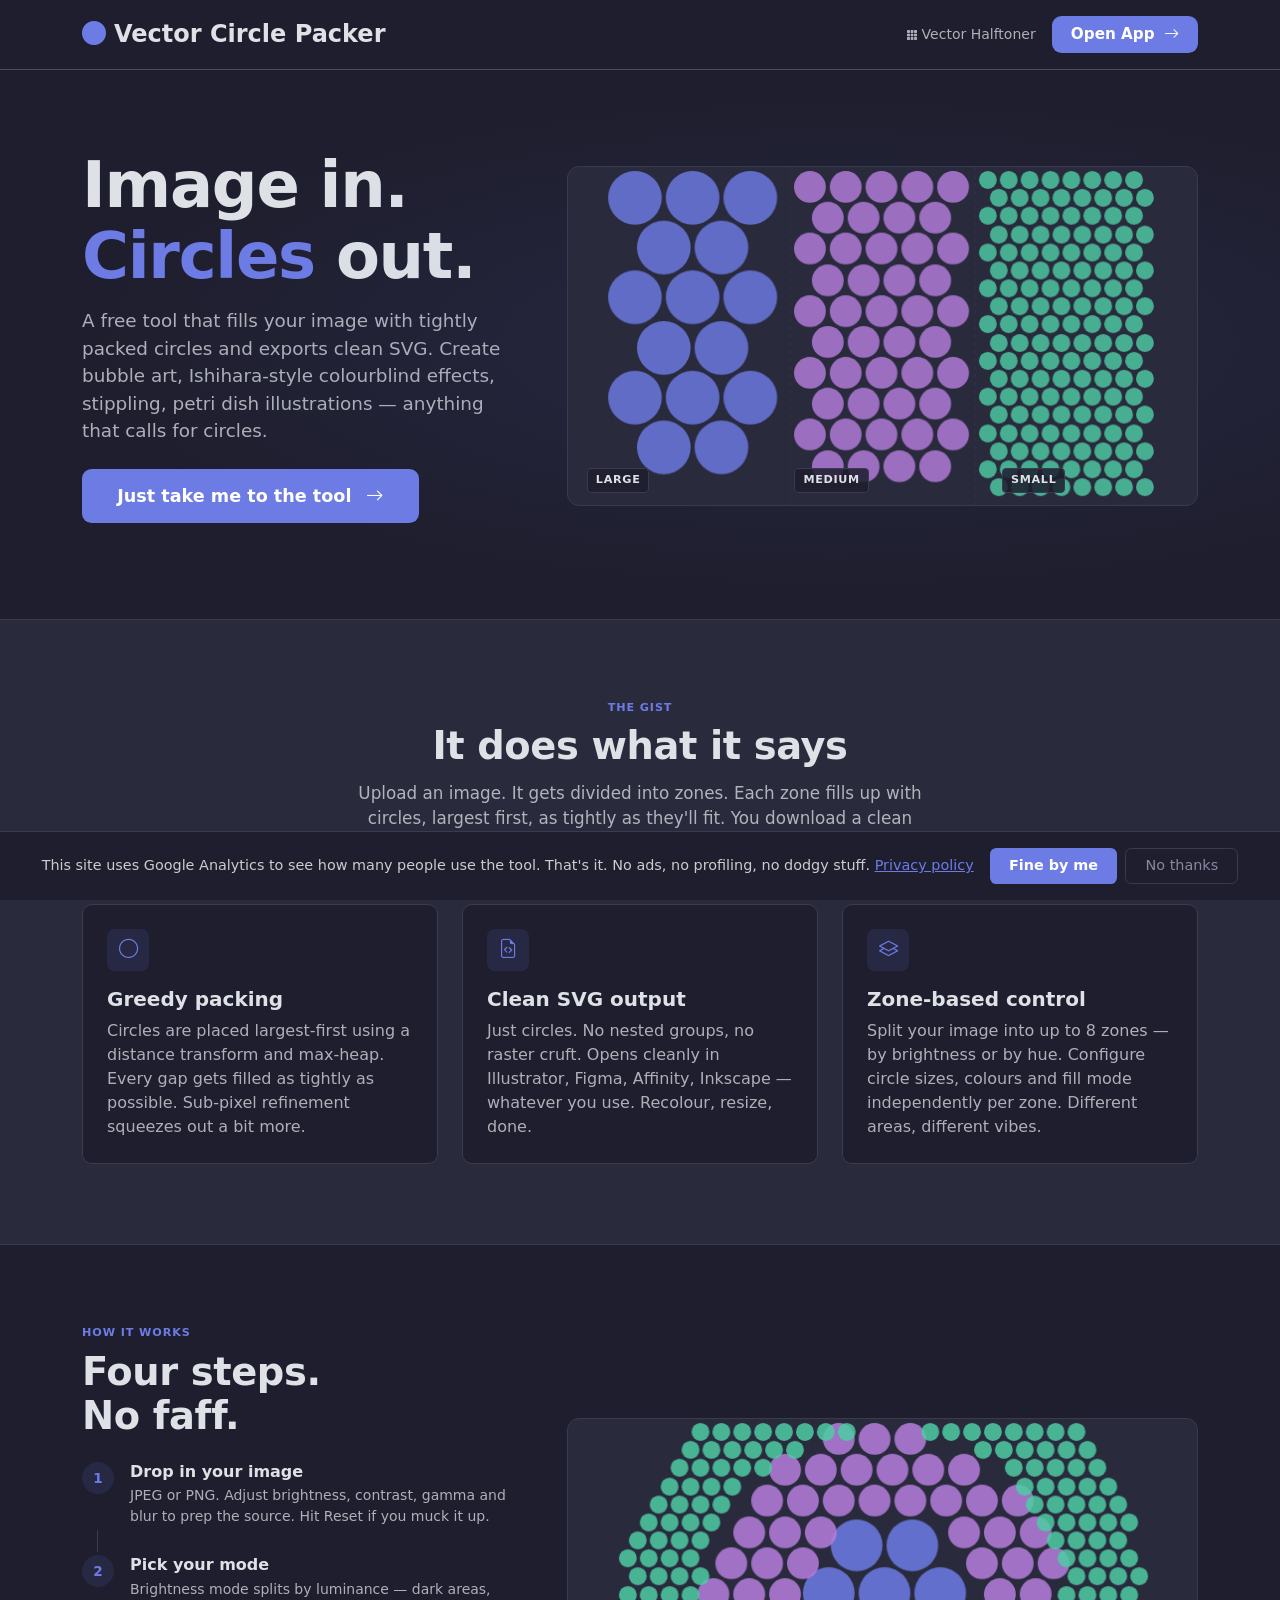
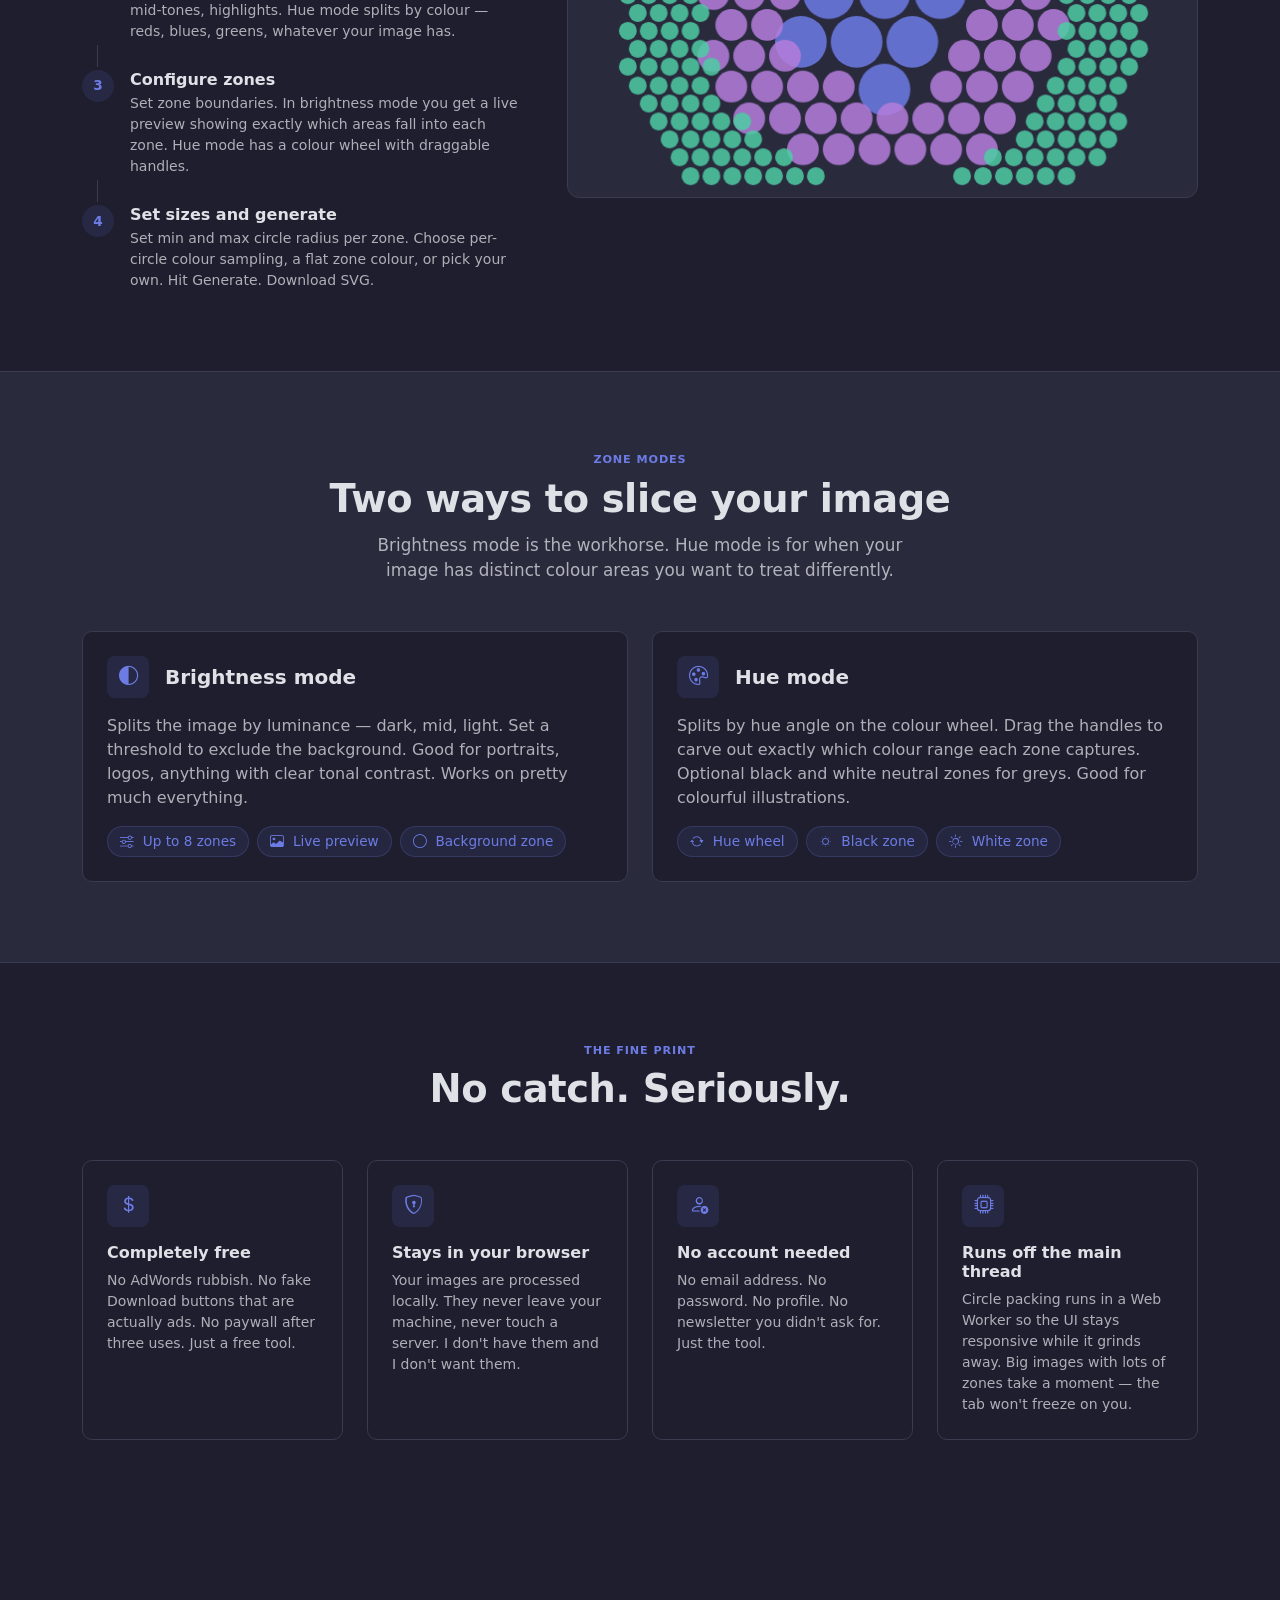
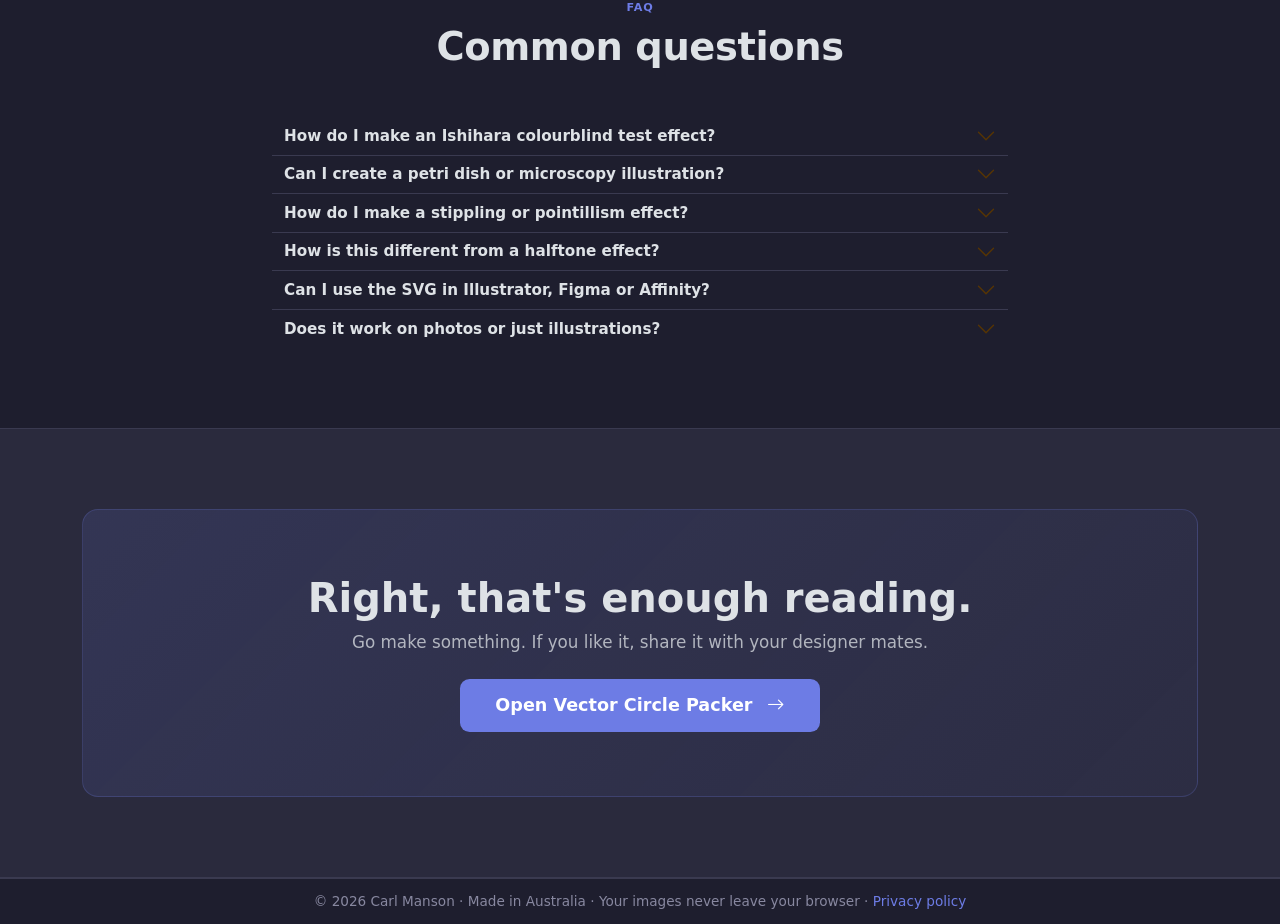
<file: index.html>
<!DOCTYPE html>
<html lang="en-AU" data-bs-theme="dark">
<head>
    <meta charset="UTF-8">
    <meta name="viewport" content="width=device-width, initial-scale=1.0">
    <script src="js/consent.js"></script>
    <title>Vector Circle Packer — Bubble Art, Ishihara & Stippling SVG Generator</title>
    <meta name="description" content="Turn any image into tightly packed circles and download clean SVG. Create bubble art, Ishihara-style colourblind effects, stippling, petri dish illustrations and more. Free, browser-based, no signup.">
    <meta name="keywords" content="circle packing, bubble art generator, ishihara effect, colourblind test generator, stippling effect, petri dish illustration, circle mosaic, SVG generator, circle pack art, image to circles, pointillism generator, free design tool">
    <meta property="og:title" content="Vector Circle Packer — Bubble Art, Ishihara & Stippling SVG Generator">
    <meta property="og:description" content="Turn any image into tightly packed circles. Create bubble art, Ishihara-style effects, stippling and more. Free, no signup, runs in your browser.">
    <meta property="og:type" content="website">
    <meta name="twitter:card" content="summary_large_image">
    <meta name="author" content="Carl Manson">
    <link rel="canonical" href="https://circle-packer.carlmanson.au/">
    <meta name="robots" content="index, follow">
    <link rel="stylesheet" href="https://cdn.jsdelivr.net/npm/bootstrap@5.3.3/dist/css/bootstrap.min.css">
    <link rel="stylesheet" href="https://cdn.jsdelivr.net/npm/bootstrap-icons@1.11.3/font/bootstrap-icons.min.css">
    <link rel="stylesheet" href="styles.css">
</head>
<body class="landing-page">

<!-- Header -->
<header class="border-bottom py-3 lp-header">
    <div class="container">
        <div class="d-flex align-items-center justify-content-between">
            <a href="index.html" class="text-decoration-none text-reset">
                <h1 class="h4 mb-0 fw-bold">
                    <i class="bi bi-circle-fill me-2" style="color:var(--cp-accent);"></i>Vector Circle Packer
                </h1>
            </a>
            <div class="d-flex align-items-center gap-3">
                <a href="https://halftoner.carlmanson.au/" class="text-muted small text-decoration-none d-none d-md-inline" target="_blank" rel="noopener">
                    <i class="bi bi-grid-3x3-gap-fill me-1" style="font-size:0.75rem;"></i>Vector Halftoner
                </a>
                <a href="app.html" class="lp-btn-cta" style="padding:0.45rem 1.2rem; font-size:0.95rem;">
                    Open App <i class="bi bi-arrow-right ms-1"></i>
                </a>
            </div>
        </div>
    </div>
</header>

<!-- Hero -->
<section class="lp-hero">
    <div class="container">
        <div class="row align-items-center g-5">
            <div class="col-lg-5">
                <h1 class="lp-anim fade-up">Image in.<br><span class="lp-accent">Circles</span> out.</h1>
                <p class="lead mt-3 lp-anim fade-up" style="animation-delay:0.1s">
                    A free tool that fills your image with tightly packed circles and exports clean SVG. Create bubble art, Ishihara-style colourblind effects, stippling, petri dish illustrations — anything that calls for circles.
                </p>
                <div class="d-flex gap-3 mt-4 lp-anim fade-up" style="animation-delay:0.2s">
                    <a href="app.html" class="lp-btn-cta">
                        Just take me to the tool <i class="bi bi-arrow-right ms-2"></i>
                    </a>
                </div>
            </div>
            <div class="col-lg-7 lp-anim scale-in" style="animation-delay:0.2s">
                <div class="lp-demo-card">
                    <svg id="lp-demo-svg" width="100%" height="100%" viewBox="0 0 560 340" preserveAspectRatio="xMidYMid meet" xmlns="http://www.w3.org/2000/svg">
                        <!-- Circles generated by script below -->
                    </svg>
                    <span class="lp-demo-zone-label" style="left:3%">Large</span>
                    <span class="lp-demo-zone-label" style="left:36%">Medium</span>
                    <span class="lp-demo-zone-label" style="left:69%">Small</span>
                </div>
            </div>
        </div>
    </div>
</section>

<!-- The gist -->
<section class="lp-section-alt">
    <div class="container">
        <div class="text-center mb-5 lp-anim fade-up">
            <span class="lp-label">The gist</span>
            <h2 class="lp-heading">It does what it says</h2>
            <p class="lp-sub mx-auto">Upload an image. It gets divided into zones. Each zone fills up with circles, largest first, as tightly as they'll fit. You download a clean SVG. That's it.</p>
        </div>
        <div class="row g-4 lp-stagger">
            <div class="col-md-4 lp-anim fade-up">
                <div class="lp-feature-card">
                    <div class="lp-feature-icon"><i class="bi bi-circle"></i></div>
                    <h5 class="fw-bold">Greedy packing</h5>
                    <p class="text-muted mb-0">Circles are placed largest-first using a distance transform and max-heap. Every gap gets filled as tightly as possible. Sub-pixel refinement squeezes out a bit more.</p>
                </div>
            </div>
            <div class="col-md-4 lp-anim fade-up">
                <div class="lp-feature-card">
                    <div class="lp-feature-icon"><i class="bi bi-file-earmark-code"></i></div>
                    <h5 class="fw-bold">Clean SVG output</h5>
                    <p class="text-muted mb-0">Just circles. No nested groups, no raster cruft. Opens cleanly in Illustrator, Figma, Affinity, Inkscape — whatever you use. Recolour, resize, done.</p>
                </div>
            </div>
            <div class="col-md-4 lp-anim fade-up">
                <div class="lp-feature-card">
                    <div class="lp-feature-icon"><i class="bi bi-layers"></i></div>
                    <h5 class="fw-bold">Zone-based control</h5>
                    <p class="text-muted mb-0">Split your image into up to 8 zones — by brightness or by hue. Configure circle sizes, colours and fill mode independently per zone. Different areas, different vibes.</p>
                </div>
            </div>
        </div>
    </div>
</section>

<!-- How it works -->
<section class="lp-section">
    <div class="container">
        <div class="row align-items-center g-5">
            <div class="col-lg-5 lp-anim slide-right">
                <span class="lp-label">How it works</span>
                <h2 class="lp-heading">Four steps.<br>No faff.</h2>

                <div class="mt-4">
                    <div class="d-flex align-items-start gap-3">
                        <div class="lp-step-num">1</div>
                        <div>
                            <h6 class="fw-bold mb-1">Drop in your image</h6>
                            <p class="text-muted small mb-0">JPEG or PNG. Adjust brightness, contrast, gamma and blur to prep the source. Hit Reset if you muck it up.</p>
                        </div>
                    </div>
                    <div class="lp-step-connector"></div>
                    <div class="d-flex align-items-start gap-3">
                        <div class="lp-step-num">2</div>
                        <div>
                            <h6 class="fw-bold mb-1">Pick your mode</h6>
                            <p class="text-muted small mb-0">Brightness mode splits by luminance — dark areas, mid-tones, highlights. Hue mode splits by colour — reds, blues, greens, whatever your image has.</p>
                        </div>
                    </div>
                    <div class="lp-step-connector"></div>
                    <div class="d-flex align-items-start gap-3">
                        <div class="lp-step-num">3</div>
                        <div>
                            <h6 class="fw-bold mb-1">Configure zones</h6>
                            <p class="text-muted small mb-0">Set zone boundaries. In brightness mode you get a live preview showing exactly which areas fall into each zone. Hue mode has a colour wheel with draggable handles.</p>
                        </div>
                    </div>
                    <div class="lp-step-connector"></div>
                    <div class="d-flex align-items-start gap-3">
                        <div class="lp-step-num">4</div>
                        <div>
                            <h6 class="fw-bold mb-1">Set sizes and generate</h6>
                            <p class="text-muted small mb-0">Set min and max circle radius per zone. Choose per-circle colour sampling, a flat zone colour, or pick your own. Hit Generate. Download SVG.</p>
                        </div>
                    </div>
                </div>
            </div>
            <div class="col-lg-7 lp-anim slide-left">
                <div class="lp-demo-card" id="lp-demo-steps" style="height:380px;">
                    <svg id="lp-demo-svg-2" width="100%" height="100%" viewBox="0 0 560 380" preserveAspectRatio="xMidYMid meet" xmlns="http://www.w3.org/2000/svg">
                    </svg>
                </div>
            </div>
        </div>
    </div>
</section>

<!-- Zone modes -->
<section class="lp-section-alt">
    <div class="container">
        <div class="text-center mb-5 lp-anim fade-up">
            <span class="lp-label">Zone modes</span>
            <h2 class="lp-heading">Two ways to slice your image</h2>
            <p class="lp-sub mx-auto">Brightness mode is the workhorse. Hue mode is for when your image has distinct colour areas you want to treat differently.</p>
        </div>
        <div class="row g-4 lp-stagger">
            <div class="col-md-6 lp-anim fade-up">
                <div class="lp-feature-card">
                    <div class="d-flex align-items-center gap-3 mb-3">
                        <div class="lp-feature-icon mb-0"><i class="bi bi-circle-half"></i></div>
                        <h5 class="fw-bold mb-0">Brightness mode</h5>
                    </div>
                    <p class="text-muted mb-3">Splits the image by luminance — dark, mid, light. Set a threshold to exclude the background. Good for portraits, logos, anything with clear tonal contrast. Works on pretty much everything.</p>
                    <div class="d-flex flex-wrap gap-2">
                        <span class="lp-pill"><i class="bi bi-sliders me-1"></i>Up to 8 zones</span>
                        <span class="lp-pill"><i class="bi bi-image me-1"></i>Live preview</span>
                        <span class="lp-pill"><i class="bi bi-circle me-1"></i>Background zone</span>
                    </div>
                </div>
            </div>
            <div class="col-md-6 lp-anim fade-up">
                <div class="lp-feature-card">
                    <div class="d-flex align-items-center gap-3 mb-3">
                        <div class="lp-feature-icon mb-0"><i class="bi bi-palette"></i></div>
                        <h5 class="fw-bold mb-0">Hue mode</h5>
                    </div>
                    <p class="text-muted mb-3">Splits by hue angle on the colour wheel. Drag the handles to carve out exactly which colour range each zone captures. Optional black and white neutral zones for greys. Good for colourful illustrations.</p>
                    <div class="d-flex flex-wrap gap-2">
                        <span class="lp-pill"><i class="bi bi-arrow-repeat me-1"></i>Hue wheel</span>
                        <span class="lp-pill"><i class="bi bi-brightness-low me-1"></i>Black zone</span>
                        <span class="lp-pill"><i class="bi bi-brightness-high me-1"></i>White zone</span>
                    </div>
                </div>
            </div>
        </div>
    </div>
</section>

<!-- The fine print -->
<section class="lp-section">
    <div class="container">
        <div class="text-center mb-5 lp-anim fade-up">
            <span class="lp-label">The fine print</span>
            <h2 class="lp-heading">No catch. Seriously.</h2>
        </div>
        <div class="row g-4 lp-stagger">
            <div class="col-md-6 col-lg-3 lp-anim fade-up">
                <div class="lp-feature-card">
                    <div class="lp-feature-icon"><i class="bi bi-currency-dollar"></i></div>
                    <h6 class="fw-bold">Completely free</h6>
                    <p class="text-muted small mb-0">No AdWords rubbish. No fake Download buttons that are actually ads. No paywall after three uses. Just a free tool.</p>
                </div>
            </div>
            <div class="col-md-6 col-lg-3 lp-anim fade-up">
                <div class="lp-feature-card">
                    <div class="lp-feature-icon"><i class="bi bi-shield-lock"></i></div>
                    <h6 class="fw-bold">Stays in your browser</h6>
                    <p class="text-muted small mb-0">Your images are processed locally. They never leave your machine, never touch a server. I don't have them and I don't want them.</p>
                </div>
            </div>
            <div class="col-md-6 col-lg-3 lp-anim fade-up">
                <div class="lp-feature-card">
                    <div class="lp-feature-icon"><i class="bi bi-person-x"></i></div>
                    <h6 class="fw-bold">No account needed</h6>
                    <p class="text-muted small mb-0">No email address. No password. No profile. No newsletter you didn't ask for. Just the tool.</p>
                </div>
            </div>
            <div class="col-md-6 col-lg-3 lp-anim fade-up">
                <div class="lp-feature-card">
                    <div class="lp-feature-icon"><i class="bi bi-cpu"></i></div>
                    <h6 class="fw-bold">Runs off the main thread</h6>
                    <p class="text-muted small mb-0">Circle packing runs in a Web Worker so the UI stays responsive while it grinds away. Big images with lots of zones take a moment — the tab won't freeze on you.</p>
                </div>
            </div>
        </div>
    </div>
</section>

<!-- FAQ -->
<section class="lp-section">
    <div class="container">
        <div class="text-center mb-5 lp-anim fade-up">
            <span class="lp-label">FAQ</span>
            <h2 class="lp-heading">Common questions</h2>
        </div>
        <div class="row justify-content-center">
            <div class="col-lg-8">
                <div class="accordion accordion-flush lp-faq lp-anim fade-up" id="faqAccordion">

                    <div class="accordion-item">
                        <h3 class="accordion-header">
                            <button class="accordion-button collapsed" type="button" data-bs-toggle="collapse" data-bs-target="#faq1">
                                How do I make an Ishihara colourblind test effect?
                            </button>
                        </h3>
                        <div id="faq1" class="accordion-collapse collapse" data-bs-parent="#faqAccordion">
                            <div class="accordion-body text-muted">
                                Upload an image with clear tonal contrast — like a number or letter on a plain background. Use Brightness mode with 2 zones. Set both zones to similar circle sizes so the overall density looks uniform, then choose colours that are difficult to distinguish under colour-vision deficiency (e.g. reds and greens). The result mimics the Ishihara plate style closely.
                            </div>
                        </div>
                    </div>

                    <div class="accordion-item">
                        <h3 class="accordion-header">
                            <button class="accordion-button collapsed" type="button" data-bs-toggle="collapse" data-bs-target="#faq2">
                                Can I create a petri dish or microscopy illustration?
                            </button>
                        </h3>
                        <div id="faq2" class="accordion-collapse collapse" data-bs-parent="#faqAccordion">
                            <div class="accordion-body text-muted">
                                Yes. Start with an abstract blob-shaped source image — a dark shape on a white background works well. Use Brightness mode with 2–3 zones and vary the circle sizes significantly between zones to suggest different colony sizes. Earthy or bacterial colour palettes (ochres, greens, off-whites) sell the effect. Export SVG and drop into Illustrator or Figma to add a circular mask.
                            </div>
                        </div>
                    </div>

                    <div class="accordion-item">
                        <h3 class="accordion-header">
                            <button class="accordion-button collapsed" type="button" data-bs-toggle="collapse" data-bs-target="#faq3">
                                How do I make a stippling or pointillism effect?
                            </button>
                        </h3>
                        <div id="faq3" class="accordion-collapse collapse" data-bs-parent="#faqAccordion">
                            <div class="accordion-body text-muted">
                                Use Brightness mode with 3–4 zones. Set small max circle sizes (2–4px) and keep the min close to the max so circles stay uniform in size. Darker zones should get smaller, denser circles; lighter zones can have slightly larger ones with more space between. A high-contrast portrait or ink-style illustration gives the best stippling result.
                            </div>
                        </div>
                    </div>

                    <div class="accordion-item">
                        <h3 class="accordion-header">
                            <button class="accordion-button collapsed" type="button" data-bs-toggle="collapse" data-bs-target="#faq4">
                                How is this different from a halftone effect?
                            </button>
                        </h3>
                        <div id="faq4" class="accordion-collapse collapse" data-bs-parent="#faqAccordion">
                            <div class="accordion-body text-muted">
                                Halftone uses a regular grid of dots that vary in size to simulate tone — the pattern is uniform and repeating. Circle packing fills space as tightly as possible with no fixed grid, so circles of different sizes nestle into whatever gaps are available. The result is organic and irregular rather than mechanical. If you want a traditional halftone, try <a href="https://halftoner.carlmanson.au/" target="_blank" rel="noopener">Vector Halftoner</a>.
                            </div>
                        </div>
                    </div>

                    <div class="accordion-item">
                        <h3 class="accordion-header">
                            <button class="accordion-button collapsed" type="button" data-bs-toggle="collapse" data-bs-target="#faq5">
                                Can I use the SVG in Illustrator, Figma or Affinity?
                            </button>
                        </h3>
                        <div id="faq5" class="accordion-collapse collapse" data-bs-parent="#faqAccordion">
                            <div class="accordion-body text-muted">
                                Yes — the output is clean, flat SVG with no embedded rasters, no masks, no nested groups. Just circles. It opens without issue in Illustrator, Figma, Affinity Designer, and Inkscape. You can recolour, rescale, apply effects, or combine it with other artwork without any cleanup.
                            </div>
                        </div>
                    </div>

                    <div class="accordion-item">
                        <h3 class="accordion-header">
                            <button class="accordion-button collapsed" type="button" data-bs-toggle="collapse" data-bs-target="#faq6">
                                Does it work on photos or just illustrations?
                            </button>
                        </h3>
                        <div id="faq6" class="accordion-collapse collapse" data-bs-parent="#faqAccordion">
                            <div class="accordion-body text-muted">
                                Both, though results vary. High-contrast photos — portraits, product shots, strong silhouettes — work well in Brightness mode. Colourful illustrations with distinct colour areas work well in Hue mode. Low-contrast or very busy photos can look muddy; bumping the contrast and gamma sliders in Step 1 usually helps. The blur slider is useful for smoothing out noisy areas that would otherwise produce tiny circles that don't pack well.
                            </div>
                        </div>
                    </div>

                </div>
            </div>
        </div>
    </div>
</section>

<!-- CTA -->
<section class="lp-section-alt">
    <div class="container">
        <div class="lp-cta-banner text-center lp-anim scale-in">
            <h2>Right, that's enough reading.</h2>
            <p class="mt-2 mb-4 lp-sub mx-auto">Go make something. If you like it, share it with your designer mates.</p>
            <a href="app.html" class="lp-btn-cta">
                Open Vector Circle Packer <i class="bi bi-arrow-right ms-2"></i>
            </a>
        </div>
    </div>
</section>

<!-- Footer -->
<footer class="lp-footer">
    <div class="container text-center">
        <p class="mb-0">&copy; 2026 Carl Manson &middot; Made in Australia &middot; Your images never leave your browser &middot; <a href="privacy.html">Privacy policy</a></p>
    </div>
</footer>

<script src="https://cdn.jsdelivr.net/npm/bootstrap@5.3.3/dist/js/bootstrap.bundle.min.js"></script>
<script>
// Scroll-triggered animations
const observer = new IntersectionObserver(function(entries) {
    entries.forEach(function(entry) {
        if (entry.isIntersecting) {
            entry.target.classList.add('visible');
            observer.unobserve(entry.target);
        }
    });
}, { threshold: 0.12 });
document.querySelectorAll('.lp-anim, .lp-stagger').forEach(function(el) { observer.observe(el); });

// Demo illustrations
(function() {
    const ns = 'http://www.w3.org/2000/svg';

    function buildCircles(svg, W, H, zones) {
        const all = [];
        for (const z of zones) {
            const rowH = z.spacing * 0.866;
            let row = 0;
            for (let y = z.r + 4; y <= H - z.r - 4; y += rowH, row++) {
                const xOff = row % 2 === 0 ? 0 : z.spacing * 0.5;
                const xStart = (z.x0 !== undefined ? z.x0 : 0) + z.r + xOff + 4;
                const xEnd   = (z.x1 !== undefined ? z.x1 : W) - z.r - 4;
                for (let x = xStart; x <= xEnd; x += z.spacing) {
                    if (z.minR !== undefined) {
                        const dx = x - W / 2, dy = y - H / 2;
                        const d = Math.sqrt(dx * dx + dy * dy);
                        if (d < z.minR || d >= z.maxR) continue;
                    }
                    const c = document.createElementNS(ns, 'circle');
                    c.setAttribute('cx', Math.round(x));
                    c.setAttribute('cy', Math.round(y));
                    c.setAttribute('r', z.r);
                    c.setAttribute('fill', z.color);
                    c.style.cssText = 'opacity:0;transform-box:fill-box;transform-origin:center';
                    svg.appendChild(c);
                    all.push(c);
                }
            }
            if (z.divider) {
                const line = document.createElementNS(ns, 'line');
                line.setAttribute('x1', z.x1); line.setAttribute('y1', 0);
                line.setAttribute('x2', z.x1); line.setAttribute('y2', H);
                line.setAttribute('stroke', 'rgba(58,58,80,0.6)');
                line.setAttribute('stroke-width', '1');
                line.setAttribute('stroke-dasharray', '4 4');
                svg.appendChild(line);
            }
        }
        return all;
    }

    function animate(circles) {
        circles.forEach(function(c, i) {
            c.style.animation = 'lp-circ-in 0.3s ease-out ' + (i * 12) + 'ms both';
        });
    }

    function onVisible(el, cb) {
        var fired = false;
        new IntersectionObserver(function(entries, obs) {
            if (entries[0].isIntersecting && !fired) { fired = true; obs.disconnect(); cb(); }
        }, { threshold: 0.2 }).observe(el);
    }

    // Hero demo — animate immediately (above fold)
    (function() {
        var svg = document.getElementById('lp-demo-svg');
        if (!svg) return;
        animate(buildCircles(svg, 560, 340, [
            { x0:   0, x1: 187, r: 27, spacing: 58, color: 'rgba(109,124,229,0.82)', divider: true },
            { x0: 187, x1: 373, r: 16, spacing: 36, color: 'rgba(181,126,220,0.82)', divider: true },
            { x0: 373, x1: 560, r:  9, spacing: 21, color: 'rgba(78,204,163,0.82)',  divider: false },
        ]));
    })();

    // How-it-works demo — animate on scroll
    (function() {
        var card = document.getElementById('lp-demo-steps');
        var svg  = document.getElementById('lp-demo-svg-2');
        if (!card || !svg) return;
        var circles = buildCircles(svg, 560, 380, [
            { minR:   0, maxR:  90, r: 26, spacing: 56, color: 'rgba(109,124,229,0.85)' },
            { minR:  90, maxR: 180, r: 16, spacing: 36, color: 'rgba(181,126,220,0.85)' },
            { minR: 180, maxR: 265, r:  9, spacing: 21, color: 'rgba(78,204,163,0.85)'  },
        ]);
        onVisible(card, function() { animate(circles); });
    })();
})();
</script>
<style>
@keyframes lp-circ-in {
    from { transform: scale(0); opacity: 0; }
    to   { transform: scale(1); opacity: 1; }
}
</style>
</body>
</html>
</file>
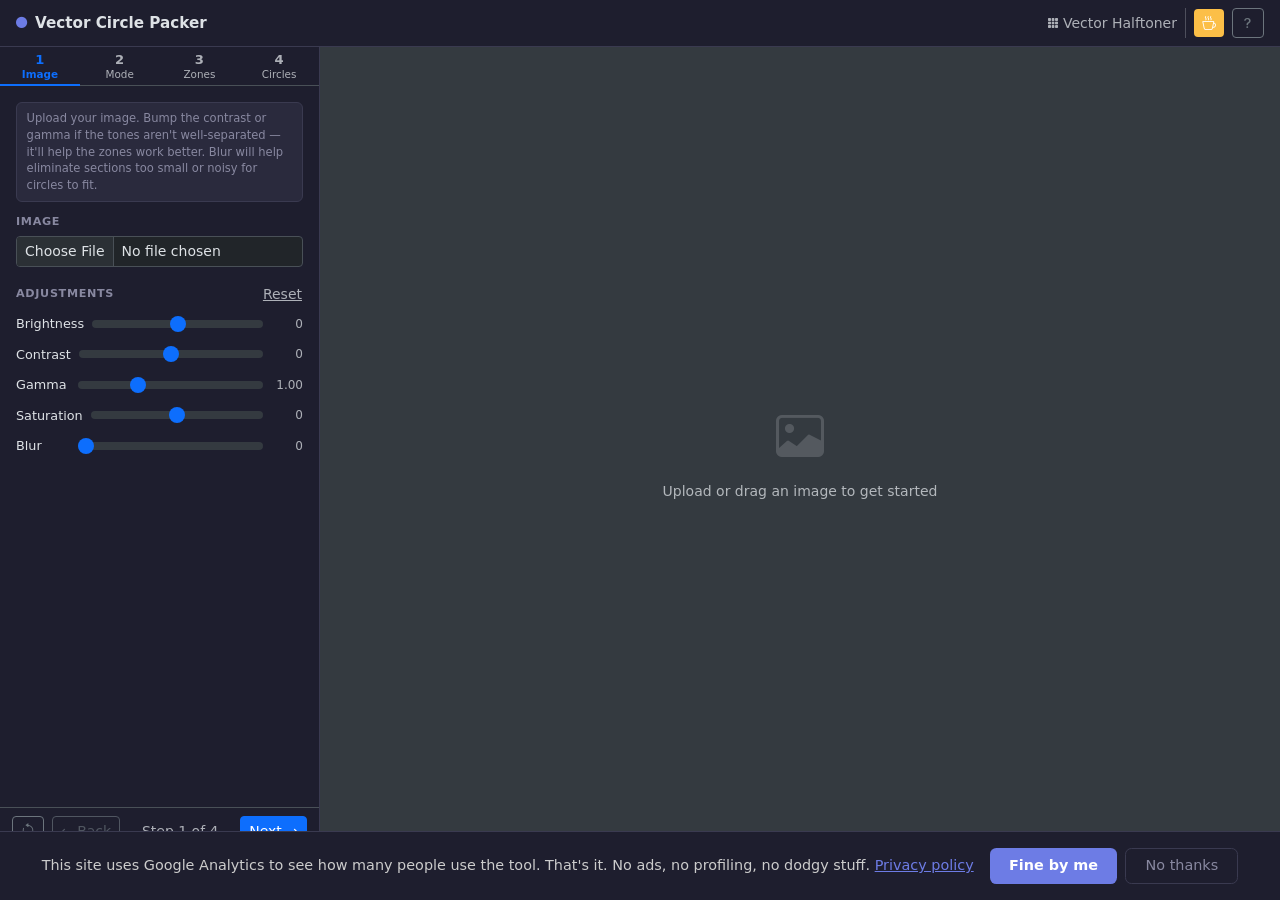
<file: app.html>
<!DOCTYPE html>
<html lang="en-AU" data-bs-theme="dark">
<head>
    <meta charset="UTF-8">
    <meta name="viewport" content="width=device-width, initial-scale=1.0">
    <script src="js/consent.js"></script>
    <title>Vector Circle Packer — Free circle packing SVG generator</title>
    <meta name="description" content="Fill any image with tightly packed circles and download clean SVG. Control zones by brightness or colour, set circle sizes, choose per-zone colours. Free, browser-based, no signup.">
    <link rel="canonical" href="https://circle-packer.carlmanson.au/app.html">
    <meta name="robots" content="index, follow">
    <meta name="author" content="Carl Manson">
    <meta property="og:title" content="Vector Circle Packer — Free circle packing SVG generator">
    <meta property="og:description" content="Image in, circles out. Zone-based circle packing with clean SVG output. Free, no signup, runs in your browser.">
    <meta property="og:type" content="website">
    <meta name="twitter:card" content="summary_large_image">
    <link rel="stylesheet" href="https://cdn.jsdelivr.net/npm/bootstrap@5.3.3/dist/css/bootstrap.min.css">
    <link rel="stylesheet" href="https://cdn.jsdelivr.net/npm/bootstrap-icons@1.11.3/font/bootstrap-icons.min.css">
    <link rel="stylesheet" href="styles.css">
</head>
<body class="d-flex flex-column">

<canvas id="hiddenCanvas" style="display:none;"></canvas>

<!-- Top nav -->
<header id="appNav" class="border-bottom flex-shrink-0">
    <div class="d-flex align-items-center gap-2 px-3 py-2">
        <button class="d-md-none btn btn-sm border-0 text-body p-1 me-1" type="button"
                data-bs-toggle="offcanvas" data-bs-target="#sidebar" aria-controls="sidebar">
            <i class="bi bi-list fs-5"></i>
        </button>
        <a href="index.html" class="text-decoration-none text-reset">
            <span class="fw-bold" style="font-size:0.95rem;">
                <i class="bi bi-circle-fill me-2" style="color:var(--cp-accent);font-size:0.7rem;vertical-align:middle;"></i>Vector Circle Packer
            </span>
        </a>
        <a href="https://halftoner.carlmanson.au/" class="ms-auto text-muted small text-decoration-none d-none d-md-inline" target="_blank" rel="noopener">
            <i class="bi bi-grid-3x3-gap-fill me-1" style="font-size:0.75rem;"></i>Vector Halftoner
        </a>
        <div class="vr d-none d-md-block opacity-25"></div>
        <button id="navKofiBtn" class="btn btn-sm d-none d-md-inline-flex align-items-center" style="background:rgb(252,191,71);color:#fff;border:none;" data-bs-toggle="tooltip" data-bs-placement="bottom" title="Buy Me a Coffee">
            <i class="bi bi-cup-hot" style="font-size:0.85rem;"></i>
        </button>
        <button id="helpBtn" class="btn btn-sm btn-outline-secondary d-none d-md-inline-flex align-items-center" data-bs-toggle="tooltip" data-bs-placement="bottom" title="Help">
            <i class="bi bi-question-lg" style="font-size:0.85rem;"></i>
        </button>
    </div>
</header>

<!-- App body (sidebar + preview) -->
<div id="appBody" class="d-flex flex-grow-1 overflow-hidden">

<!-- Sidebar -->
<div id="sidebar" class="offcanvas-md offcanvas-start bg-body border-end"
     style="--bs-offcanvas-width:320px;" tabindex="-1" aria-labelledby="sidebarLabel">

    <div class="offcanvas-header d-md-none border-bottom py-2">
        <h6 class="offcanvas-title mb-0" id="sidebarLabel">Vector Circle Packer</h6>
        <button type="button" class="btn-close" data-bs-dismiss="offcanvas" data-bs-target="#sidebar"></button>
    </div>

    <div class="offcanvas-body">

        <!-- Step navigation -->
        <div class="step-nav">
            <button class="step-btn active" data-step="0"><span class="step-num">1</span>Image</button>
            <button class="step-btn"        data-step="1"><span class="step-num">2</span>Mode</button>
            <button class="step-btn"        data-step="2"><span class="step-num">3</span>Zones</button>
            <button class="step-btn"        data-step="3"><span class="step-num">4</span>Circles</button>
        </div>

        <!-- Panel 1: Image & Adjustments -->
        <div class="step-panel" id="panel0">
            <p class="step-hint">Upload your image. Bump the contrast or gamma if the tones aren't well-separated — it'll help the zones work better. Blur will help eliminate sections too small or noisy for circles to fit.</p>
            <div class="mb-3">
                <label class="section-label">Image</label>
                <input type="file" id="imageUpload" class="form-control form-control-sm" accept="image/png,image/jpeg,image/avif,image/webp,image/gif">
            </div>
            <div>
                <div class="section-label d-flex align-items-center justify-content-between">
                    <span>Adjustments</span>
                    <button type="button" id="resetAdjustmentsBtn" class="btn btn-link btn-sm p-0 text-muted" title="Reset adjustments">Reset</button>
                </div>
                <div class="compact-row">
                    <label>Brightness</label>
                    <input type="range" id="brightness" class="form-range" min="-100" max="100" value="0">
                    <span class="val" id="brightnessVal">0</span>
                </div>
                <div class="compact-row">
                    <label>Contrast</label>
                    <input type="range" id="contrast" class="form-range" min="-100" max="100" value="0">
                    <span class="val" id="contrastVal">0</span>
                </div>
                <div class="compact-row">
                    <label>Gamma</label>
                    <input type="range" id="gamma" class="form-range" min="0.1" max="3.0" step="0.05" value="1.0">
                    <span class="val" id="gammaVal">1.00</span>
                </div>
                <div class="compact-row">
                    <label>Saturation</label>
                    <input type="range" id="saturation" class="form-range" min="-100" max="100" value="0">
                    <span class="val" id="saturationVal">0</span>
                </div>
                <div class="compact-row">
                    <label>Blur</label>
                    <input type="range" id="blur" class="form-range" min="0" max="20" step="0.5" value="0">
                    <span class="val" id="blurVal">0</span>
                </div>
            </div>
        </div>

        <!-- Panel 2: Mode & Zones setup -->
        <div class="step-panel d-none" id="panel1">
            <p class="step-hint">Choose how to divide your image into zones. Brightness mode splits by luminance — works for most images. Hue mode splits by colour, better for illustrations.</p>
            <div class="mb-3">
                <div class="section-label">Zone Mode</div>
                <div class="btn-group w-100" id="modeToggle" role="group">
                    <button type="button" class="btn btn-sm btn-primary" id="modeBrightness">Brightness</button>
                    <button type="button" class="btn btn-sm btn-outline-primary" id="modeHue">Hue</button>
                </div>
            </div>
            <div class="d-flex align-items-center gap-2 mb-2">
                <span class="section-label mb-0">Number of zones</span>
                <input type="number" id="numZones" class="form-control form-control-sm" style="width:70px;" value="1" min="1" max="8">
            </div>
            <div id="hueResetNote" class="alert alert-warning small py-2 px-2 mb-3 d-none">
                Changing the zone count resets hue angles to an even distribution. Any custom angles set in step 3 will be lost.
            </div>
            <div id="thresholdSection" class="mb-3">
                <label class="section-label">Threshold <span class="float-end fw-normal" id="thresholdVal">128</span></label>
                <input type="range" id="threshold" class="form-range" min="0" max="255" value="128">
                <div class="text-muted small mt-1">Pixels above this luminance are excluded (background).</div>
            </div>
            <div id="neutralZoneToggles" class="d-none">
                <div class="section-label">Neutral zones</div>
                <div class="form-check mb-1">
                    <input class="form-check-input" type="checkbox" id="blackZoneToggle">
                    <label class="form-check-label small" for="blackZoneToggle">Black zone (low luminance)</label>
                </div>
                <div class="form-check mb-1">
                    <input class="form-check-input" type="checkbox" id="whiteZoneToggle">
                    <label class="form-check-label small" for="whiteZoneToggle">White zone (high luminance)</label>
                </div>
            </div>
        </div>

        <!-- Panel 3: Zone Config -->
        <div class="step-panel d-none" id="panel2">
            <!-- Brightness: zone summary strips -->
            <div id="panel2Brightness">
            <p class="step-hint">Drag the handles to set each zone's luminance range. The preview updates live — adjust until each zone captures the right area.</p>
                <div id="zoneSummaryContainer"></div>
            </div>
            <!-- Hue: colour wheel + neutral zones -->
            <div id="panel2Hue" class="d-none">
            <p class="step-hint">Drag the handles on the colour wheel to set each zone's hue range. The preview highlights which pixels fall into each zone. If your image has a limited colour palette, try moving the handles closer together around that part of the wheel.</p>
                <div id="hueWheelContainer"></div>
                <div id="blackZoneContainer"></div>
                <div id="whiteZoneContainer"></div>
            </div>
            <div id="bgZoneSection" class="mt-3">
                <div class="form-check mb-1">
                    <input class="form-check-input" type="checkbox" id="bgZoneEnabled">
                    <label class="form-check-label small" for="bgZoneEnabled">Background zone (above threshold)</label>
                </div>
            </div>
        </div>

        <!-- Panel 4: Circle Config -->
        <div class="step-panel d-none" id="panel3">
            <p class="step-hint">Set min and max circle size per zone. Open a zone to isolate it in the preview. Choose per-circle colour sampling, a flat zone colour, or pick your own.</p>
            <div class="accordion accordion-flush border rounded" id="zonesAccordion"></div>
            <div class="d-grid gap-2 mt-3">
                <button id="generateBtn" class="btn btn-primary btn-sm">Generate Circles</button>
                <button id="downloadBtn" class="btn btn-success btn-sm" disabled>Download SVG</button>
            </div>
            <p id="status" class="text-muted small mt-2 mb-0" style="min-height:1.2em;"></p>
        </div>

        <!-- Step footer -->
        <div class="step-footer">
            <button id="resetBtn" class="btn btn-outline-secondary btn-sm" title="Reset All Settings"><i class="bi bi-arrow-counterclockwise"></i></button>
            <button id="prevBtn" class="btn btn-outline-secondary btn-sm" disabled>← Back</button>
            <span id="stepLabel" class="text-muted small mx-auto">Step 1 of 4</span>
            <button id="nextBtn" class="btn btn-primary btn-sm">Next →</button>
        </div>

    </div><!-- /offcanvas-body -->
</div><!-- /sidebar -->

<!-- Preview -->
<div id="preview">
    <div id="previewContent">
        <div id="previewPlaceholder" class="text-center text-muted">
            <i class="bi bi-image" style="font-size:3rem; opacity:0.25;"></i>
            <p class="mt-2 mb-0 small">Upload or drag an image to get started</p>
        </div>
        <canvas id="previewCanvas" style="display:none;"></canvas>
        <svg id="outputSvg" xmlns="http://www.w3.org/2000/svg" style="display:none;"></svg>
    </div>
    <img id="sourceThumb" class="d-none" alt="Source reference" draggable="false"
         style="position:absolute; top:1rem; left:1rem; width:160px; height:auto; max-height:40vh; object-fit:contain; border-radius:.375rem; border:1px solid var(--bs-border-color); box-shadow:0 .5rem 1rem rgba(0,0,0,.15); background:var(--bs-body-bg); cursor:grab; user-select:none; z-index:10;">
</div><!-- /#preview -->

</div><!-- /#appBody -->

<!-- Footer -->
<footer class="lp-footer flex-shrink-0">
    <div class="container text-center">
        <p class="mb-0">&copy; 2026 Carl Manson &middot; Made in Australia &middot; Your images never leave your browser &middot; <a href="privacy.html">Privacy policy</a></p>
    </div>
</footer>

<!-- Help Modal -->
<div class="modal fade" id="helpModal" tabindex="-1">
    <div class="modal-dialog modal-dialog-centered modal-dialog-scrollable modal-lg">
        <div class="modal-content" style="background:var(--cp-surface); border:1px solid var(--cp-border);">
            <div class="modal-header border-bottom" style="border-color:var(--cp-border) !important;">
                <h5 class="modal-title fw-bold">How to use Vector Circle Packer</h5>
                <button type="button" class="btn-close btn-close-white" data-bs-dismiss="modal"></button>
            </div>
            <div class="modal-body p-4 help-modal-body">

                <h6 class="help-section-heading">The basic flow</h6>
                <p>Upload an image, choose how to divide it into zones, configure each zone's circle sizes and colours, then hit Generate. Download the SVG when you're happy with it. That's the whole thing.</p>

                <hr class="help-divider">

                <h6 class="help-section-heading">Step 1 — Image</h6>
                <p>Upload a JPEG, PNG, WebP, AVIF or GIF. You can also drag an image directly onto the preview area. The image is scaled down internally for performance — the SVG output is vector so it'll scale to any size.</p>
                <p>The adjustment sliders let you prep the image before the tool analyses it:</p>
                <ul>
                    <li><strong>Brightness / Contrast</strong> — widen the tonal spread so zones are better separated.</li>
                    <li><strong>Gamma</strong> — pull detail out of shadows (below 1.0) or compress highlights (above 1.0).</li>
                    <li><strong>Saturation</strong> — boost colours before switching to Hue mode, or desaturate before Brightness mode.</li>
                    <li><strong>Blur</strong> — smooth out noise or fine texture. Noisy areas produce tiny circles that don't pack well — a small blur helps a lot.</li>
                </ul>
                <p>Hit Reset (next to the slider label) to restore all adjustments to zero.</p>

                <hr class="help-divider">

                <h6 class="help-section-heading">Step 2 — Mode</h6>
                <p>This is the most important choice. Pick the wrong mode and the zones won't make sense for your image.</p>

                <p><strong>Brightness mode</strong> splits the image by luminance — how light or dark each pixel is. Use this when the areas you want to treat differently have different tones. Most images work best here. Good for: portraits, logos, text, silhouettes, anything in black and white, anything where darker areas should have more or smaller circles than lighter areas. The threshold slider lets you exclude the background — pixels above the threshold value are treated as white/empty and excluded from packing.</p>

                <p><strong>Hue mode</strong> splits the image by colour. Use this when the areas you want to treat differently have different hues, not just different brightness levels. Good for: colourful illustrations, flags, charts, images with bold distinct colours — red areas, blue areas, green areas and so on. It doesn't work well on photos where colours blend into each other or on greyscale images. In Hue mode you get optional Black and White zones to catch near-neutral pixels that don't have a clear hue.</p>

                <p>A quick rule of thumb: if you'd describe your image by its tones ("the dark bit", "the light background"), use Brightness. If you'd describe it by its colours ("the red section", "the blue sky"), use Hue.</p>

                <p>Set the number of zones here too. More zones means more control but more configuration in the next steps. Start with 2 and add more if you need finer control.</p>

                <hr class="help-divider">

                <h6 class="help-section-heading">Step 3 — Zones</h6>
                <p>Configure the boundaries of each zone. The preview updates live.</p>
                <p>In <strong>Brightness mode</strong>: each zone shows as a horizontal strip representing a luminance range. Drag the handles to move the boundaries. The preview colours each pixel according to its zone so you can see exactly what's captured.</p>
                <p>In <strong>Hue mode</strong>: drag the handles on the colour wheel to set each zone's hue range. Zones cover a sweep of the wheel — widen or narrow the arc to include more or fewer hues. If your image has a limited palette, move the handles close together around those specific hues.</p>
                <p>The Background zone (brightness mode) captures everything above the threshold — usually the white background. Enable it if you want circles in the background too.</p>

                <hr class="help-divider">

                <h6 class="help-section-heading">Step 4 — Circles</h6>
                <p>Set the min and max circle radius for each zone. The packer places circles largest-first, so the max size determines the biggest circles that'll appear; the min is the smallest it'll bother with before moving on.</p>
                <p>Clicking a zone's header in the list isolates that zone in the preview so you can see exactly what area it covers.</p>
                <p>Colour options per zone:</p>
                <ul>
                    <li><strong>Sample from image</strong> — each circle takes the colour of the pixel underneath it. Gives a naturalistic result.</li>
                    <li><strong>Flat zone colour</strong> — all circles in the zone use the same colour, picked from the image's average for that zone. Good for a graphic, reduced-palette look.</li>
                    <li><strong>Custom colour</strong> — pick any colour you like.</li>
                </ul>
                <p>Hit <strong>Generate Circles</strong> to run the packer. It runs in a background thread so the page stays responsive. Large images with many small circles take longer. Hit Generate again at any time to re-run with updated settings.</p>
                <p>When you're happy, hit <strong>Download SVG</strong>. The file opens cleanly in Illustrator, Figma, Affinity Designer, and Inkscape.</p>

            </div>
            <div class="modal-footer border-top" style="border-color:var(--cp-border) !important;">
                <button type="button" class="btn btn-outline-secondary btn-sm" data-bs-dismiss="modal">Close</button>
            </div>
        </div>
    </div>
</div>

<!-- Support Modal -->
<div class="modal fade" id="supportModal" tabindex="-1">
    <div class="modal-dialog modal-dialog-centered">
        <div class="modal-content" style="background:var(--cp-surface); border:1px solid var(--cp-border);">
            <div class="modal-body text-center p-4">
                <i class="bi bi-check-circle fs-1 d-block mb-3" style="color:var(--cp-accent);"></i>
                <h5 class="fw-bold mb-2">Your SVG is ready!</h5>
                <p class="text-muted mb-3">Use it however you like. If you find this tool helpful, consider chucking a few bucks towards my web hosting and coffee fund.</p>
                <div class="d-flex gap-3 justify-content-center mb-3">
                    <button class="btn btn-primary" id="showKofiBtn">
                        <i class="bi bi-cup-hot me-2"></i>Buy me a coffee
                    </button>
                    <button class="btn btn-outline-secondary" data-bs-dismiss="modal">
                        Nah, I'm good. Cheers.
                    </button>
                </div>
                <div class="form-check d-inline-flex align-items-center gap-2">
                    <input class="form-check-input" type="checkbox" id="alreadyDonated">
                    <label class="form-check-label small text-muted" for="alreadyDonated" style="cursor:pointer;">
                        I already did, I swear! <span style="font-size:0.75rem;">(don't show this again)</span>
                    </label>
                </div>
            </div>
        </div>
    </div>
</div>

<!-- Ko-fi Modal -->
<div class="modal fade" id="kofiModal" tabindex="-1">
    <div class="modal-dialog modal-dialog-centered" style="max-width:420px;">
        <div class="modal-content" style="background:var(--cp-surface); border:1px solid var(--cp-border);">
            <div class="modal-body p-4">
                <div class="text-center mb-3">
                    <h5 class="fw-bold mb-1">Thanks for the support!</h5>
                    <p class="small mb-0" style="color:var(--cp-muted);">Helps keep the lights on and the coffee flowing.</p>
                </div>
                <iframe src="https://ko-fi.com/carlmanson/?hidefeed=true&widget=true&embed=true&preview=true" style="border:none;width:100%;border-radius:0.5rem;" height="712" title="Support Carl on Ko-fi"></iframe>
                <div class="text-center mt-2">
                    <button class="btn btn-outline-secondary btn-sm" data-bs-dismiss="modal">Close</button>
                </div>
            </div>
        </div>
    </div>
</div>

<script src="https://cdn.jsdelivr.net/npm/bootstrap@5.3.3/dist/js/bootstrap.bundle.min.js"></script>
<script src="main.js"></script>
</body>
</html>
</file>
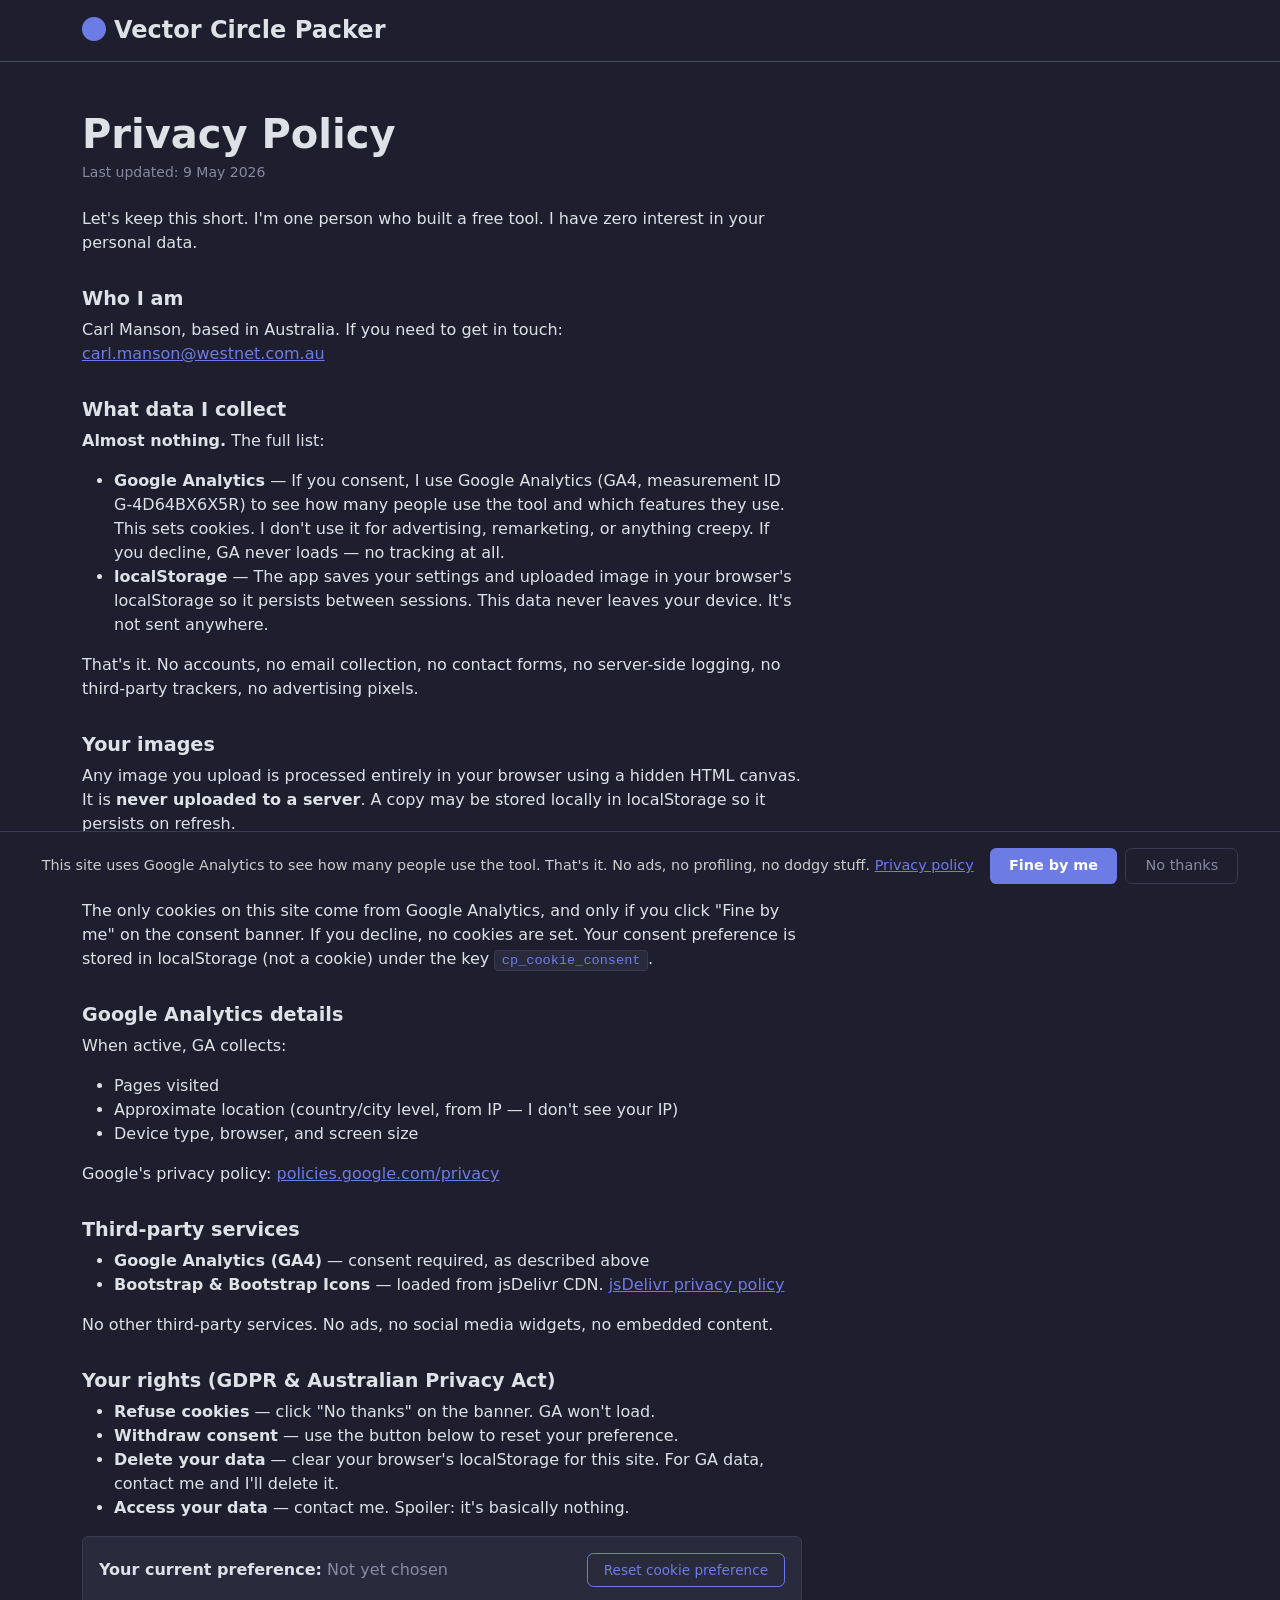
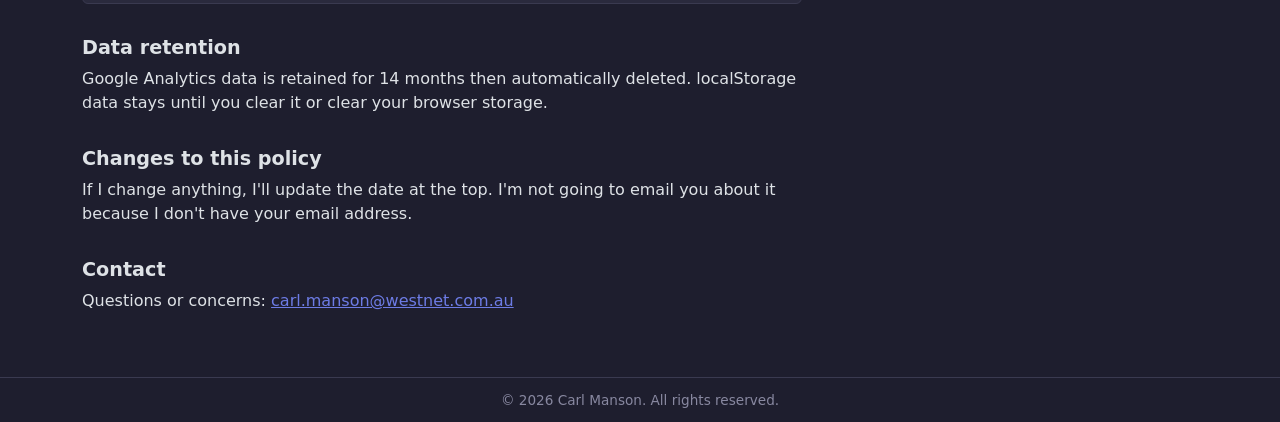
<file: privacy.html>
<!DOCTYPE html>
<html lang="en-AU" data-bs-theme="dark">
<head>
    <meta charset="UTF-8">
    <meta name="viewport" content="width=device-width, initial-scale=1.0">
    <script src="js/consent.js"></script>
    <title>Privacy Policy — Vector Circle Packer</title>
    <meta name="description" content="Privacy policy for Vector Circle Packer. Short version: we don't collect your data.">
    <link rel="canonical" href="https://circle-packer.carlmanson.au/privacy.html">
    <meta name="robots" content="noindex">
    <link rel="stylesheet" href="https://cdn.jsdelivr.net/npm/bootstrap@5.3.3/dist/css/bootstrap.min.css">
    <link rel="stylesheet" href="https://cdn.jsdelivr.net/npm/bootstrap-icons@1.11.3/font/bootstrap-icons.min.css">
    <link rel="stylesheet" href="styles.css">
</head>
<body class="landing-page">

<!-- Header -->
<header class="border-bottom py-3 lp-header">
    <div class="container">
        <a href="index.html" class="text-decoration-none text-reset">
            <h1 class="h4 mb-0 fw-bold">
                <i class="bi bi-circle-fill me-2" style="color:var(--cp-accent);"></i>Vector Circle Packer
            </h1>
        </a>
    </div>
</header>

<div class="container py-5">
    <div class="lp-policy">
        <h1 class="fw-bold mb-1">Privacy Policy</h1>
        <p class="small" style="color:var(--cp-muted);">Last updated: 9 May 2026</p>

        <p class="mt-4">Let's keep this short. I'm one person who built a free tool. I have zero interest in your personal data.</p>

        <h2>Who I am</h2>
        <p>Carl Manson, based in Australia. If you need to get in touch: <a href="mailto:carl.manson@westnet.com.au">carl.manson@westnet.com.au</a></p>

        <h2>What data I collect</h2>
        <p><strong>Almost nothing.</strong> The full list:</p>
        <ul>
            <li><strong>Google Analytics</strong> — If you consent, I use Google Analytics (GA4, measurement ID G-4D64BX6X5R) to see how many people use the tool and which features they use. This sets cookies. I don't use it for advertising, remarketing, or anything creepy. If you decline, GA never loads — no tracking at all.</li>
            <li><strong>localStorage</strong> — The app saves your settings and uploaded image in your browser's localStorage so it persists between sessions. This data never leaves your device. It's not sent anywhere.</li>
        </ul>
        <p>That's it. No accounts, no email collection, no contact forms, no server-side logging, no third-party trackers, no advertising pixels.</p>

        <h2>Your images</h2>
        <p>Any image you upload is processed entirely in your browser using a hidden HTML canvas. It is <strong>never uploaded to a server</strong>. A copy may be stored locally in localStorage so it persists on refresh.</p>

        <h2>Cookies</h2>
        <p>The only cookies on this site come from Google Analytics, and only if you click "Fine by me" on the consent banner. If you decline, no cookies are set. Your consent preference is stored in localStorage (not a cookie) under the key <code>cp_cookie_consent</code>.</p>

        <h2>Google Analytics details</h2>
        <p>When active, GA collects:</p>
        <ul>
            <li>Pages visited</li>
            <li>Approximate location (country/city level, from IP — I don't see your IP)</li>
            <li>Device type, browser, and screen size</li>
        </ul>
        <p>Google's privacy policy: <a href="https://policies.google.com/privacy" target="_blank" rel="noopener">policies.google.com/privacy</a></p>

        <h2>Third-party services</h2>
        <ul>
            <li><strong>Google Analytics (GA4)</strong> — consent required, as described above</li>
            <li><strong>Bootstrap &amp; Bootstrap Icons</strong> — loaded from jsDelivr CDN. <a href="https://www.jsdelivr.com/terms/privacy-policy-jsdelivr-net" target="_blank" rel="noopener">jsDelivr privacy policy</a></li>
        </ul>
        <p>No other third-party services. No ads, no social media widgets, no embedded content.</p>

        <h2>Your rights (GDPR &amp; Australian Privacy Act)</h2>
        <ul>
            <li><strong>Refuse cookies</strong> — click "No thanks" on the banner. GA won't load.</li>
            <li><strong>Withdraw consent</strong> — use the button below to reset your preference.</li>
            <li><strong>Delete your data</strong> — clear your browser's localStorage for this site. For GA data, contact me and I'll delete it.</li>
            <li><strong>Access your data</strong> — contact me. Spoiler: it's basically nothing.</li>
        </ul>

        <div class="mt-3 p-3 rounded" style="background:var(--cp-surface-alt); border:1px solid var(--cp-border);">
            <div class="d-flex align-items-center justify-content-between flex-wrap gap-2">
                <div>
                    <strong>Your current preference:</strong>
                    <span id="consent-status" style="color:var(--cp-muted);">Checking…</span>
                </div>
                <button class="lp-consent-btn" id="reset-consent">Reset cookie preference</button>
            </div>
        </div>

        <h2>Data retention</h2>
        <p>Google Analytics data is retained for 14 months then automatically deleted. localStorage data stays until you clear it or clear your browser storage.</p>

        <h2>Changes to this policy</h2>
        <p>If I change anything, I'll update the date at the top. I'm not going to email you about it because I don't have your email address.</p>

        <h2>Contact</h2>
        <p>Questions or concerns: <a href="mailto:carl.manson@westnet.com.au">carl.manson@westnet.com.au</a></p>
    </div>
</div>

<footer class="lp-footer">
    <div class="container text-center">
        <p class="mb-0">&copy; 2026 Carl Manson. All rights reserved.</p>
    </div>
</footer>

<script src="https://cdn.jsdelivr.net/npm/bootstrap@5.3.3/dist/js/bootstrap.bundle.min.js"></script>
<script>
    const statusEl = document.getElementById('consent-status');
    const resetBtn = document.getElementById('reset-consent');
    function updateStatus() {
        const v = localStorage.getItem('cp_cookie_consent');
        statusEl.textContent = v === 'accepted' ? 'Accepted (analytics active)' : v === 'declined' ? 'Declined (no analytics)' : 'Not yet chosen';
    }
    updateStatus();
    resetBtn.addEventListener('click', function() {
        localStorage.removeItem('cp_cookie_consent');
        updateStatus();
        alert('Cookie preference reset. The consent banner will reappear on your next page load.');
    });
</script>
</body>
</html>
</file>
<file: styles.css>
:root {
  --cp-accent: #6d7ce5;
  --cp-accent-hover: #5a6acf;
  --cp-success: #28a745;
  --cp-surface: #1e1e2e;
  --cp-surface-alt: #2a2a3d;
  --cp-border: #3a3a50;
  --cp-muted: #8888a0;
}

html, body {
  height: 100%;
}

body {
  overflow: hidden;
  background: #1e1e2e;
}

.card {
  background: #1e1e2e;
  border-color: #3a3a50;
}

.btn-accent {
  background: #6d7ce5;
  color: #fff;
  border: none;
}
.btn-accent:hover {
  background: #5a6acf;
  color: #fff;
}

.app-header {
  flex-shrink: 0;
  border-bottom: 1px solid #3a3a50;
  padding: 0.5rem 0.75rem;
  display: flex;
  align-items: center;
  gap: 0.5rem;
}
.app-header a {
  text-decoration: none;
  color: inherit;
}
.app-header a:hover {
  text-decoration: none;
}
.app-header .app-title {
  font-size: 0.95rem;
  font-weight: 700;
  margin: 0;
  white-space: nowrap;
}
.app-header .app-title .app-icon {
  color: var(--cp-accent);
  margin-right: 0.4rem;
}

.help-modal-body {
  font-size: 0.875rem;
  line-height: 1.65;
  color: var(--bs-body-color);
}
.help-modal-body p {
  margin-bottom: 0.65rem;
}
.help-modal-body ul {
  padding-left: 1.25rem;
  margin-bottom: 0.65rem;
}
.help-modal-body ul li {
  margin-bottom: 0.3rem;
}

.help-section-heading {
  font-size: 0.8rem;
  font-weight: 700;
  text-transform: uppercase;
  letter-spacing: 0.06em;
  color: var(--cp-accent);
  margin-bottom: 0.6rem;
}

.help-divider {
  border-color: var(--cp-border);
  margin: 1.25rem 0;
}

#appNav {
  background: #1e1e2e;
  border-color: #3a3a50 !important;
}

#appBody {
  min-height: 0;
}

.step-hint {
  font-size: 0.72rem;
  color: #8888a0;
  line-height: 1.45;
  background: #2a2a3d;
  border: 1px solid #3a3a50;
  border-radius: 6px;
  padding: 0.45rem 0.6rem;
  margin-bottom: 0.75rem;
}

.section-label {
  font-size: 0.7rem;
  font-weight: 700;
  text-transform: uppercase;
  letter-spacing: 0.06em;
  color: #8888a0;
  margin-bottom: 0.35rem;
  display: block;
}

.form-hint {
  font-size: 0.8rem;
  color: #8888a0;
  margin-top: 0.25rem;
}

@media (min-width: 768px) {
  #sidebar {
    height: 100% !important;
    width: 320px !important;
    flex: 0 0 320px;
    background-color: #1e1e2e !important;
    border-right: 1px solid #3a3a50 !important;
  }
  #sidebar .offcanvas-body {
    display: flex !important;
    flex-direction: column !important;
    overflow: hidden !important;
    padding: 0 !important;
    height: 100% !important;
  }
}
#preview {
  flex: 1;
  height: 100%;
  display: flex;
  align-items: center;
  justify-content: center;
  background: var(--bs-secondary-bg);
  overflow: auto;
  position: relative;
  flex-direction: column;
}
#previewContent {
  flex: 1;
  min-height: 0;
  width: 100%;
  display: flex;
  align-items: center;
  justify-content: center;
  padding: 1rem;
}
#preview #outputSvg, #preview #previewCanvas {
  object-fit: contain;
}

#previewPlaceholder {
  flex: 1;
  align-self: stretch;
  display: flex;
  flex-direction: column;
  align-items: center;
  justify-content: center;
  user-select: none;
  pointer-events: none;
  transition: background 0.15s;
}
#previewPlaceholder.drag-over {
  background: rgba(109, 124, 229, 0.08);
  outline: 2px dashed var(--cp-accent);
  outline-offset: -12px;
  border-radius: 8px;
}

#outputSvg,
#previewCanvas {
  max-width: 100%;
  max-height: 100%;
  background: transparent;
  box-shadow: 0 4px 20px rgba(0, 0, 0, 0.12);
  border-radius: 4px;
  border: 1px solid var(--bs-border-color);
}

#sourceThumb {
  position: absolute;
  top: 1rem;
  left: 1rem;
  width: 160px;
  height: auto;
  max-height: 40vh;
  object-fit: contain;
  border-radius: 4px;
  border: 1px solid var(--bs-border-color);
  box-shadow: 0 4px 20px rgba(0, 0, 0, 0.12);
  background: var(--bs-body-bg);
  cursor: grab;
  user-select: none;
  z-index: 10;
}
#sourceThumb.dragging {
  cursor: grabbing;
}

.step-nav {
  display: flex;
  flex-shrink: 0;
  border-bottom: 1px solid var(--bs-border-color);
}

.step-btn {
  flex: 1;
  border: none;
  background: none;
  padding: 0.35rem 0.1rem 0.25rem;
  font-size: 0.65rem;
  font-weight: 500;
  line-height: 1.2;
  color: var(--bs-secondary-color);
  border-bottom: 2px solid transparent;
  margin-bottom: -1px;
  cursor: pointer;
  text-align: center;
  transition: color 0.12s, background 0.12s;
}
.step-btn:hover:not(.active) {
  color: var(--bs-body-color);
  background: var(--bs-tertiary-bg);
}
.step-btn.active {
  color: var(--bs-primary);
  border-bottom-color: var(--bs-primary);
  font-weight: 700;
}
.step-btn .step-num {
  display: block;
  font-size: 0.82rem;
  font-weight: 700;
  line-height: 1;
  margin-bottom: 0.1rem;
}

.step-panel {
  flex: 1;
  overflow-y: auto;
  padding: 1rem;
}

.step-footer {
  flex-shrink: 0;
  border-top: 1px solid var(--bs-border-color);
  padding: 0.5rem 0.75rem;
  display: flex;
  align-items: center;
  gap: 0.5rem;
}

.compact-row {
  display: flex;
  align-items: center;
  gap: 0.5rem;
  margin-bottom: 0.4rem;
}
.compact-row label {
  min-width: 54px;
  font-size: 0.8rem;
  margin: 0;
  white-space: nowrap;
}
.compact-row .form-range {
  flex: 1;
}
.compact-row .val {
  font-size: 0.75rem;
  font-weight: 400;
  color: var(--bs-secondary-color);
  min-width: 32px;
  text-align: right;
}
.compact-row .form-control {
  flex: 1;
  padding: 0.25rem 0.5rem;
  font-size: 0.85rem;
}

.neutral-thresh-row {
  display: flex;
  align-items: center;
  gap: 0.5rem;
  margin-bottom: 0.5rem;
}
.neutral-thresh-row label {
  min-width: 54px;
  font-size: 0.8rem;
  margin: 0;
}
.neutral-thresh-row .form-range {
  flex: 1;
}
.neutral-thresh-row .val {
  font-size: 0.75rem;
  font-weight: 400;
  color: var(--bs-secondary-color);
  min-width: 28px;
  text-align: right;
}

.zone-swatch {
  display: inline-block;
  width: 14px;
  height: 14px;
  border-radius: 3px;
  border: 1px solid rgba(0, 0, 0, 0.2);
  flex-shrink: 0;
}

.zone-range {
  margin-left: auto;
  font-size: 0.75rem;
  font-weight: 400;
  color: var(--bs-secondary-color);
}

.neutral-range {
  margin-left: auto;
  font-size: 0.75rem;
  font-weight: 400;
  color: var(--bs-secondary-color);
}

.zone-summary {
  display: flex;
  align-items: center;
  gap: 0.5rem;
  margin-bottom: 0.25rem;
  padding: 0.35rem 0.6rem;
  border-radius: 0.3rem;
  font-size: 0.85rem;
  background: var(--bs-tertiary-bg);
}

.zone-card {
  margin-bottom: 0.5rem;
}
.zone-card .card-header {
  padding: 0.4rem 0.75rem;
  font-size: 0.85rem;
  font-weight: 600;
  display: flex;
  align-items: center;
  gap: 0.5rem;
}
.zone-card .card-body {
  padding: 0.6rem 0.75rem;
}

.accordion-button {
  font-size: 0.85rem;
  padding: 0.55rem 0.75rem;
}
.accordion-button .zone-range {
  margin-left: auto;
  margin-right: 0.4rem;
  font-size: 0.75rem;
  font-weight: 400;
  color: var(--bs-secondary-color);
}

.accordion-body {
  padding: 0.6rem 0.75rem;
}

body.landing-page {
  overflow: auto;
  display: block;
  min-height: 100vh;
  background: #1e1e2e;
}

.lp-header a:hover {
  text-decoration: none;
}

.lp-hero {
  padding: 5rem 0 6rem;
  position: relative;
  overflow: hidden;
}
.lp-hero::before {
  content: "";
  position: absolute;
  inset: 0;
  background: radial-gradient(ellipse at 65% 50%, rgba(109, 124, 229, 0.1) 0%, transparent 65%);
  pointer-events: none;
}
.lp-hero h1 {
  font-size: clamp(2.5rem, 6vw, 4rem);
  font-weight: 800;
  line-height: 1.1;
  letter-spacing: -0.02em;
}
.lp-hero .lp-accent {
  color: #6d7ce5;
}
.lp-hero .lead {
  font-size: 1.15rem;
  color: var(--bs-secondary-color);
  max-width: 480px;
}
.lp-hero .lp-snark {
  font-size: 0.85rem;
  color: #8888a0;
  font-style: italic;
  max-width: 430px;
}

.lp-demo-card {
  position: relative;
  background: #2a2a3d;
  border: 1px solid #3a3a50;
  border-radius: 12px;
  overflow: hidden;
  height: 340px;
}
.lp-demo-card svg {
  display: block;
}

.lp-demo-zone-label {
  position: absolute;
  bottom: 0.75rem;
  font-size: 0.7rem;
  font-weight: 700;
  text-transform: uppercase;
  letter-spacing: 0.06em;
  padding: 0.2rem 0.5rem;
  border-radius: 4px;
  background: rgba(30, 30, 46, 0.85);
  border: 1px solid #3a3a50;
}

.lp-section {
  padding: 5rem 0;
}

.lp-section-alt {
  padding: 5rem 0;
  background: #2a2a3d;
  border-top: 1px solid #3a3a50;
  border-bottom: 1px solid #3a3a50;
}

.lp-label {
  font-size: 0.7rem;
  font-weight: 700;
  text-transform: uppercase;
  letter-spacing: 0.08em;
  color: #6d7ce5;
  margin-bottom: 0.5rem;
  display: block;
}

.lp-heading {
  font-size: clamp(1.6rem, 4vw, 2.4rem);
  font-weight: 800;
  letter-spacing: -0.01em;
  line-height: 1.15;
  margin-bottom: 0.75rem;
}

.lp-sub {
  color: var(--bs-secondary-color);
  font-size: 1.05rem;
  max-width: 580px;
}

.lp-feature-card {
  background: #1e1e2e;
  border: 1px solid #3a3a50;
  border-radius: 10px;
  padding: 1.5rem;
  height: 100%;
  transition: border-color 0.2s, transform 0.15s;
}
.lp-feature-card:hover {
  border-color: rgba(109, 124, 229, 0.45);
  transform: translateY(-2px);
}

.lp-feature-icon {
  width: 42px;
  height: 42px;
  background: rgba(109, 124, 229, 0.12);
  border-radius: 8px;
  display: flex;
  align-items: center;
  justify-content: center;
  font-size: 1.2rem;
  color: #6d7ce5;
  margin-bottom: 1rem;
}

.lp-step-num {
  width: 32px;
  height: 32px;
  background: rgba(109, 124, 229, 0.12);
  border-radius: 50%;
  display: flex;
  align-items: center;
  justify-content: center;
  font-weight: 700;
  font-size: 0.85rem;
  color: #6d7ce5;
  flex-shrink: 0;
}

.lp-step-connector {
  width: 1px;
  height: 22px;
  background: #3a3a50;
  margin-left: 15px;
  margin-top: 3px;
  margin-bottom: 3px;
}

.lp-pill {
  display: inline-flex;
  align-items: center;
  gap: 0.3rem;
  background: rgba(109, 124, 229, 0.1);
  border: 1px solid rgba(109, 124, 229, 0.2);
  border-radius: 2rem;
  padding: 0.25rem 0.75rem;
  font-size: 0.85rem;
  color: #6d7ce5;
}

.lp-cta-banner {
  background: linear-gradient(135deg, rgba(109, 124, 229, 0.14) 0%, rgba(109, 124, 229, 0.04) 100%);
  border: 1px solid rgba(109, 124, 229, 0.22);
  border-radius: 16px;
  padding: 4rem 2rem;
}
.lp-cta-banner h2 {
  font-size: clamp(1.8rem, 4vw, 2.5rem);
  font-weight: 800;
}

.lp-btn-cta {
  background: #6d7ce5;
  color: #fff;
  border: none;
  padding: 0.85rem 2.2rem;
  font-size: 1.1rem;
  font-weight: 600;
  border-radius: 0.6rem;
  transition: background 0.2s, transform 0.15s;
  text-decoration: none;
  display: inline-block;
}
.lp-btn-cta:hover {
  background: #5a6acf;
  color: #fff;
  transform: translateY(-1px);
}

.lp-faq .accordion-item {
  background: transparent;
  border-color: #3a3a50;
}
.lp-faq .accordion-button {
  background: transparent;
  color: var(--bs-body-color);
  font-weight: 600;
  font-size: 0.95rem;
}
.lp-faq .accordion-button:not(.collapsed) {
  color: #6d7ce5;
  box-shadow: none;
  background: transparent;
}
.lp-faq .accordion-button::after {
  filter: invert(1) brightness(0.6);
}
.lp-faq .accordion-button:focus {
  box-shadow: none;
}
.lp-faq .accordion-body {
  font-size: 0.9rem;
  line-height: 1.6;
}
.lp-faq .accordion-body a {
  color: #6d7ce5;
  text-decoration: none;
}
.lp-faq .accordion-body a:hover {
  text-decoration: underline;
}

.lp-footer {
  border-top: 1px solid #3a3a50;
  color: #8888a0;
  font-size: 0.85rem;
  padding: 0.75rem 0;
}
.lp-footer a {
  color: #6d7ce5;
  text-decoration: none;
}
.lp-footer a:hover {
  text-decoration: underline;
}

.lp-policy {
  max-width: 720px;
}
.lp-policy h2 {
  font-size: 1.2rem;
  font-weight: 700;
  margin-top: 2rem;
  margin-bottom: 0.5rem;
}
.lp-policy code {
  background: #2a2a3d;
  border: 1px solid #3a3a50;
  border-radius: 4px;
  padding: 0.15rem 0.4rem;
  font-size: 0.85em;
  color: #6d7ce5;
}
.lp-policy a {
  color: #6d7ce5;
}

.lp-consent-btn {
  background: transparent;
  color: #6d7ce5;
  border: 1px solid #6d7ce5;
  padding: 0.35rem 1rem;
  border-radius: 0.4rem;
  font-size: 0.85rem;
  cursor: pointer;
  transition: background 0.15s, color 0.15s;
}
.lp-consent-btn:hover {
  background: rgba(109, 124, 229, 0.12);
}

.lp-anim {
  opacity: 0;
  transition: opacity 0.6s ease-out, transform 0.6s ease-out;
}
.lp-anim.fade-up {
  transform: translateY(24px);
}
.lp-anim.slide-right {
  transform: translateX(-24px);
}
.lp-anim.slide-left {
  transform: translateX(24px);
}
.lp-anim.scale-in {
  transform: scale(0.95);
}
.lp-anim.visible {
  opacity: 1;
  transform: none;
}

.lp-stagger > .lp-anim:nth-child(1) {
  transition-delay: 0s;
}
.lp-stagger > .lp-anim:nth-child(2) {
  transition-delay: 0.1s;
}
.lp-stagger > .lp-anim:nth-child(3) {
  transition-delay: 0.2s;
}
.lp-stagger > .lp-anim:nth-child(4) {
  transition-delay: 0.3s;
}
.lp-stagger > .lp-anim:nth-child(5) {
  transition-delay: 0.4s;
}
.lp-stagger > .lp-anim:nth-child(6) {
  transition-delay: 0.5s;
}

/*# sourceMappingURL=styles.css.map */
</file>
